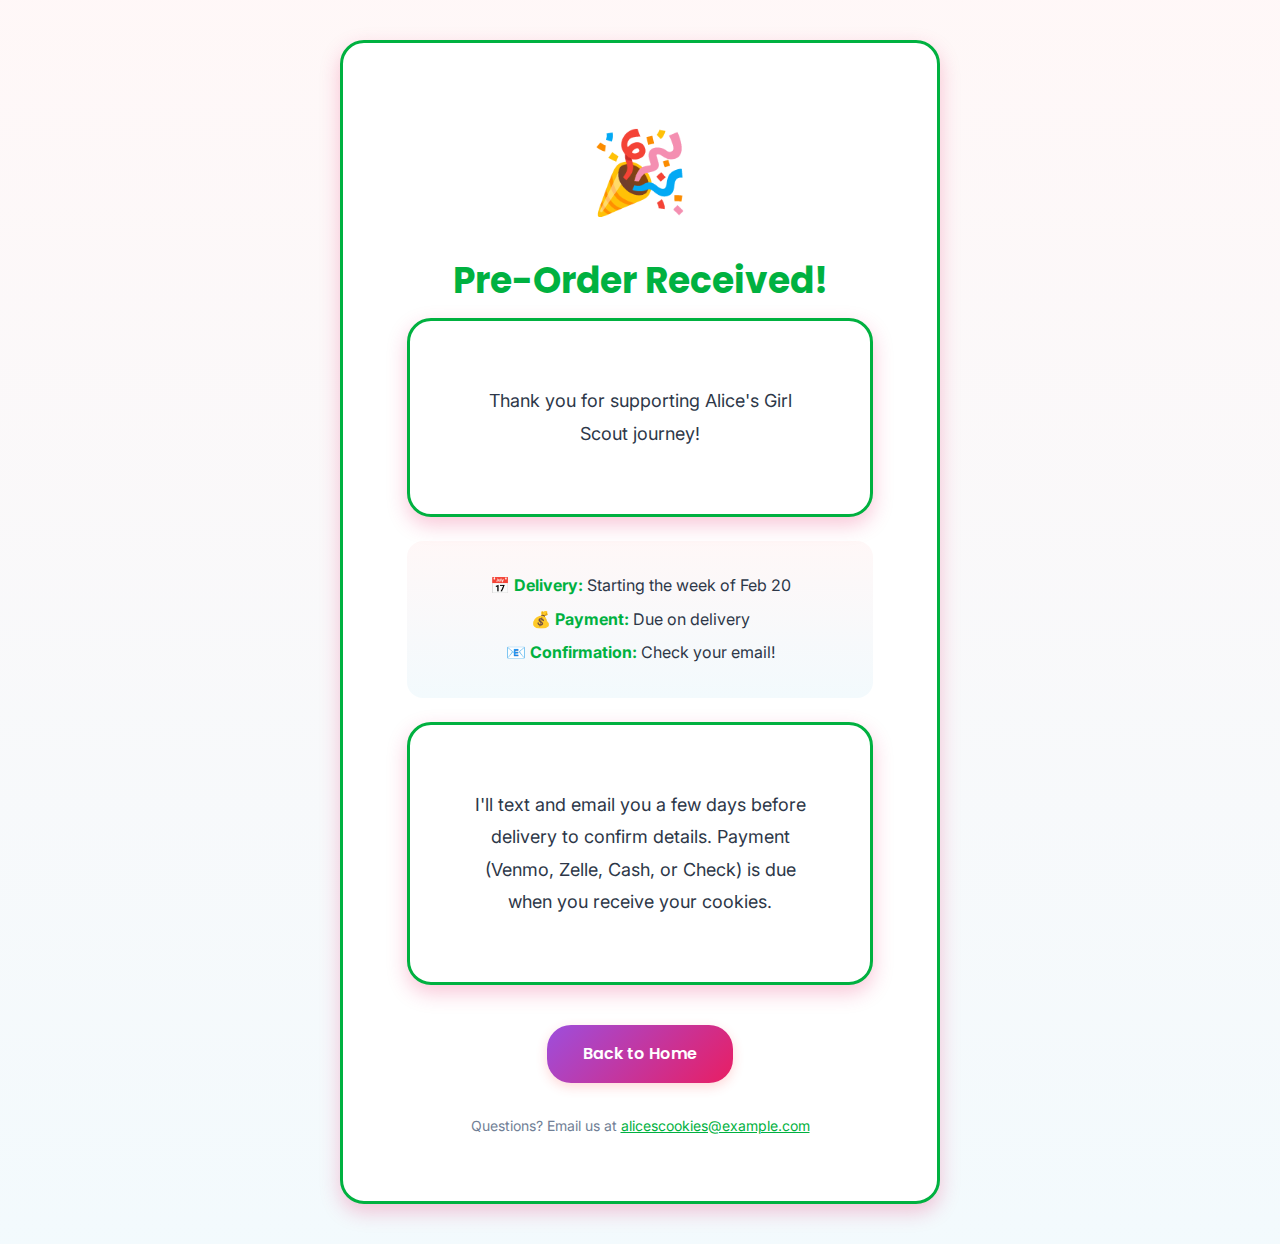
<file: success.html>
<!DOCTYPE html>
<html lang="en">
<head>
    <meta charset="UTF-8">
    <meta name="viewport" content="width=device-width, initial-scale=1.0">
    <title>Order Received! - Alice's Cookies</title>
    <link rel="stylesheet" href="css/style.css">
    <link rel="stylesheet" href="css/responsive.css">
    <link href="https://fonts.googleapis.com/css2?family=Poppins:wght@400;600;700&family=Inter:wght@400;500;600&display=swap" rel="stylesheet">
    <style>
        .success-page {
            min-height: 100vh;
            display: flex;
            align-items: center;
            justify-content: center;
            background: var(--gradient-subtle);
            padding: var(--spacing-lg);
        }
        .success-container {
            max-width: 600px;
            text-align: center;
            background: white;
            padding: var(--spacing-xl);
            border-radius: var(--radius-lg);
            box-shadow: var(--shadow-lg);
            border: 3px solid var(--color-green);
        }
        .success-icon {
            font-size: 80px;
            margin-bottom: var(--spacing-md);
            animation: bounce 1s ease infinite;
        }
        @keyframes bounce {
            0%, 100% { transform: translateY(0); }
            50% { transform: translateY(-10px); }
        }
        .success-title {
            font-size: 36px;
            color: var(--color-green);
            margin-bottom: var(--spacing-sm);
        }
        .success-message {
            font-size: 18px;
            color: var(--text-color);
            line-height: 1.8;
            margin-bottom: var(--spacing-md);
        }
        .success-details {
            background: var(--gradient-subtle);
            padding: var(--spacing-md);
            border-radius: var(--radius-md);
            margin: var(--spacing-md) 0;
        }
        .success-details p {
            margin: 8px 0;
            font-size: 16px;
        }
        .success-details strong {
            color: var(--primary-color);
        }
    </style>
</head>
<body>
    <div class="success-page">
        <div class="success-container">
            <div class="success-icon">🎉</div>
            <h1 class="success-title">Pre-Order Received!</h1>
            <p class="success-message">Thank you for supporting Alice's Girl Scout journey!</p>

            <div class="success-details">
                <p><strong>📅 Delivery:</strong> Starting the week of Feb 20</p>
                <p><strong>💰 Payment:</strong> Due on delivery</p>
                <p><strong>📧 Confirmation:</strong> Check your email!</p>
            </div>

            <p class="success-message">
                I'll text and email you a few days before delivery to confirm details.
                Payment (Venmo, Zelle, Cash, or Check) is due when you receive your cookies.
            </p>

            <div style="margin-top: var(--spacing-lg);">
                <a href="/" class="btn btn-primary">Back to Home</a>
            </div>

            <p style="margin-top: var(--spacing-md); font-size: 14px; color: var(--text-light);">
                Questions? Email us at <a href="mailto:alicescookies@example.com" style="color: var(--primary-color);">alicescookies@example.com</a>
            </p>
        </div>
    </div>
</body>
</html>
</file>
<file: css/style.css>
/* =================================
   CSS Variables
   ================================= */
:root {
    /* Vibrant Girl Scout Cookie Palette */
    --color-coral: #FFB5B5;
    --color-pink: #FF9B9B;
    --color-sky: #87CEEB;
    --color-green: #00B140;
    --color-purple: #9D4EDD;
    --color-red: #FF3B3B;
    --color-yellow: #FFD700;
    --color-magenta: #E91E63;
    --color-blue: #00A3E0;
    --color-tan: #D4B896;

    /* Primary Colors */
    --primary-color: #00B140;
    --primary-dark: #008F33;
    --accent-color: #9D4EDD;
    --accent-hover: #8B3BC9;
    --text-color: #2d3748;
    --text-light: #718096;
    --background: #ffffff;
    --background-light: #FFF9F5;
    --border-color: #FFE0E0;
    --success-color: #00B140;
    --error-color: #FF3B3B;

    /* Gradient Combinations */
    --gradient-primary: linear-gradient(135deg, var(--color-green) 0%, var(--color-sky) 100%);
    --gradient-accent: linear-gradient(135deg, var(--color-purple) 0%, var(--color-magenta) 100%);
    --gradient-full: linear-gradient(135deg, var(--color-coral) 0%, var(--color-pink) 25%, var(--color-purple) 50%, var(--color-sky) 75%, var(--color-green) 100%);
    --gradient-subtle: linear-gradient(180deg, rgba(255, 181, 181, 0.1) 0%, rgba(135, 206, 235, 0.1) 100%);

    /* Spacing */
    --spacing-xs: 8px;
    --spacing-sm: 16px;
    --spacing-md: 24px;
    --spacing-lg: 40px;
    --spacing-xl: 64px;

    /* Typography */
    --font-heading: 'Poppins', sans-serif;
    --font-body: 'Inter', sans-serif;

    /* Shadows - vibrant and playful */
    --shadow-sm: 0 2px 8px rgba(157, 77, 221, 0.15);
    --shadow-md: 0 4px 12px rgba(255, 59, 59, 0.2);
    --shadow-lg: 0 8px 20px rgba(233, 30, 99, 0.25);

    /* Border Radius - more rounded for fun & playful */
    --radius-sm: 12px;
    --radius-md: 16px;
    --radius-lg: 24px;
    --radius-xl: 32px;

    /* Transitions */
    --transition: all 0.3s cubic-bezier(0.4, 0, 0.2, 1);
    --transition-bounce: all 0.4s cubic-bezier(0.68, -0.55, 0.265, 1.55);
}

/* =================================
   Reset & Base Styles
   ================================= */
* {
    margin: 0;
    padding: 0;
    box-sizing: border-box;
}

html {
    scroll-behavior: smooth;
}

body {
    font-family: var(--font-body);
    color: var(--text-color);
    line-height: 1.6;
    overflow-x: hidden;
}

.container {
    max-width: 1200px;
    margin: 0 auto;
    padding: 0 var(--spacing-md);
}

/* Typography */
h1, h2, h3, h4, h5, h6 {
    font-family: var(--font-heading);
    font-weight: 700;
    line-height: 1.2;
}

.section-title {
    font-size: 42px;
    margin-bottom: var(--spacing-sm);
    color: var(--primary-color);
    text-shadow: 2px 2px 0px rgba(255, 155, 155, 0.3);
}

.section-title.center {
    text-align: center;
}

.section-subtitle {
    font-size: 18px;
    color: var(--text-light);
    text-align: center;
    margin-bottom: var(--spacing-lg);
}

/* Buttons */
.btn {
    display: inline-block;
    padding: 16px 36px;
    font-size: 16px;
    font-weight: 600;
    text-decoration: none;
    border-radius: var(--radius-lg);
    transition: var(--transition-bounce);
    cursor: pointer;
    border: none;
    font-family: var(--font-heading);
    text-align: center;
    position: relative;
    overflow: hidden;
}

.btn-primary {
    background: var(--gradient-accent);
    color: white;
    box-shadow: var(--shadow-md);
}

.btn-primary:hover {
    transform: translateY(-3px) scale(1.02);
    box-shadow: var(--shadow-lg);
}

.btn-secondary {
    background: transparent;
    color: white;
    border: 2px solid white;
}

.btn-secondary:hover {
    background: white;
    color: var(--primary-color);
}

.btn-large {
    padding: 18px 48px;
    font-size: 18px;
    width: 100%;
    max-width: 400px;
}

/* =================================
   Navigation
   ================================= */
.nav {
    position: fixed;
    top: 0;
    left: 0;
    right: 0;
    background: rgba(255, 255, 255, 0.98);
    backdrop-filter: blur(10px);
    box-shadow: var(--shadow-sm);
    z-index: 1000;
    border-bottom: 3px solid transparent;
    border-image: linear-gradient(90deg, var(--color-coral), var(--color-purple), var(--color-sky), var(--color-green)) 1;
}

.nav .container {
    display: flex;
    justify-content: space-between;
    align-items: center;
    padding-top: var(--spacing-sm);
    padding-bottom: var(--spacing-sm);
}

.nav-brand {
    font-family: var(--font-heading);
    font-size: 24px;
    font-weight: 700;
    color: var(--primary-color);
}

.nav-menu {
    display: flex;
    list-style: none;
    gap: var(--spacing-md);
    align-items: center;
}

.nav-menu a {
    text-decoration: none;
    color: var(--text-color);
    font-weight: 500;
    transition: var(--transition);
}

.nav-menu a:hover {
    color: var(--primary-color);
}

.nav-cta {
    background: var(--gradient-accent);
    padding: 10px 24px;
    border-radius: var(--radius-md);
    color: white !important;
}

.nav-cta:hover {
    transform: translateY(-2px);
    box-shadow: var(--shadow-md);
}

.nav-toggle {
    display: none;
    flex-direction: column;
    gap: 4px;
    background: none;
    border: none;
    cursor: pointer;
}

.nav-toggle span {
    width: 25px;
    height: 3px;
    background: var(--color-magenta);
    transition: var(--transition);
}

/* =================================
   Hero Section
   ================================= */
.hero {
    position: relative;
    height: 100vh;
    min-height: 600px;
    display: flex;
    align-items: center;
    justify-content: center;
    overflow: hidden;
}

.hero-background {
    position: absolute;
    top: 0;
    left: 0;
    width: 100%;
    height: 100%;
    background: var(--gradient-full);
    background-image: url('../images/hero-background.jpg');
    background-size: 800px;
    background-position: center;
    background-repeat: repeat;
}

.hero-background video {
    width: 100%;
    height: 100%;
    object-fit: cover;
}

.hero-overlay {
    position: absolute;
    top: 0;
    left: 0;
    width: 100%;
    height: 100%;
    background: linear-gradient(135deg, rgba(0, 177, 64, 0.75), rgba(157, 77, 221, 0.75));
}

.hero-content {
    position: relative;
    z-index: 10;
    text-align: center;
    color: white;
    max-width: 800px;
    padding: var(--spacing-md);
}

.hero-title {
    font-size: 64px;
    margin-bottom: var(--spacing-sm);
    text-shadow:
        3px 3px 12px rgba(0, 0, 0, 0.8),
        0 0 20px rgba(0, 0, 0, 0.6),
        0 0 40px rgba(0, 0, 0, 0.4);
    letter-spacing: -1px;
    font-weight: 800;
}

.hero-subtitle {
    font-size: 28px;
    margin-bottom: var(--spacing-sm);
    opacity: 1;
    font-weight: 700;
    text-shadow:
        2px 2px 8px rgba(0, 0, 0, 0.8),
        0 0 15px rgba(0, 0, 0, 0.5);
}

.hero-delivery {
    font-size: 18px;
    margin-bottom: var(--spacing-lg);
    opacity: 1;
    font-weight: 600;
    background: rgba(0, 0, 0, 0.5);
    backdrop-filter: blur(10px);
    padding: 12px 24px;
    border-radius: var(--radius-md);
    display: inline-block;
    border: 2px solid rgba(255, 255, 255, 0.3);
    text-shadow: 1px 1px 4px rgba(0, 0, 0, 0.8);
}

.progress-container {
    background: rgba(0, 0, 0, 0.4);
    backdrop-filter: blur(20px);
    padding: var(--spacing-md);
    border-radius: var(--radius-lg);
    margin-bottom: var(--spacing-lg);
    border: 3px solid rgba(255, 255, 255, 0.4);
    box-shadow: 0 8px 32px rgba(0, 0, 0, 0.5);
}

.progress-text {
    font-size: 20px;
    font-weight: 700;
    margin-bottom: var(--spacing-sm);
    text-shadow: 1px 1px 4px rgba(0, 0, 0, 0.8);
}

.progress-bar {
    width: 100%;
    height: 40px;
    background: rgba(255, 255, 255, 0.25);
    border-radius: var(--radius-lg);
    overflow: hidden;
    margin: var(--spacing-sm) 0;
}

.progress-fill {
    height: 100%;
    background: linear-gradient(90deg, var(--color-purple), var(--color-magenta), var(--color-red));
    border-radius: var(--radius-lg);
    transition: width 2s cubic-bezier(0.4, 0, 0.2, 1);
    width: 0;
    box-shadow: 0 0 20px rgba(233, 30, 99, 0.6);
}

.progress-percentage {
    font-size: 24px;
    font-weight: 800;
    margin-top: var(--spacing-sm);
    text-shadow: 1px 1px 4px rgba(0, 0, 0, 0.8);
}

.cta-buttons {
    display: flex;
    gap: var(--spacing-sm);
    justify-content: center;
    flex-wrap: wrap;
}

/* Animations */
.fade-in {
    animation: fadeIn 1s ease-out forwards;
    opacity: 0;
}

.delay-1 { animation-delay: 0.3s; }
.delay-2 { animation-delay: 0.6s; }
.delay-3 { animation-delay: 0.9s; }

@keyframes fadeIn {
    from {
        opacity: 0;
        transform: translateY(20px);
    }
    to {
        opacity: 1;
        transform: translateY(0);
    }
}

/* =================================
   Story Section
   ================================= */
.story {
    padding: var(--spacing-xl) 0;
    background: var(--gradient-subtle);
    position: relative;
}

.story::before {
    content: '';
    position: absolute;
    top: 0;
    left: 0;
    right: 0;
    bottom: 0;
    background-image: url('../images/hero-background.jpg');
    background-size: 400px;
    background-repeat: repeat;
    opacity: 0.05;
    pointer-events: none;
}

/* Video and Image Grid */
.story-media-grid {
    display: grid;
    grid-template-columns: 1.5fr 1fr;
    gap: var(--spacing-lg);
    margin-bottom: var(--spacing-xl);
}

/* Video Styles */
.story-video {
    position: relative;
}

.video-wrapper {
    position: relative;
    border-radius: var(--radius-lg);
    overflow: hidden;
    background: linear-gradient(135deg, var(--color-purple), var(--color-pink));
    box-shadow: var(--shadow-lg);
}

.meet-me-video {
    width: 100%;
    height: auto;
    display: block;
    border-radius: var(--radius-lg);
}

.video-placeholder {
    padding: var(--spacing-xl) var(--spacing-lg);
    text-align: center;
    color: white;
    min-height: 300px;
    display: flex;
    flex-direction: column;
    align-items: center;
    justify-content: center;
}

.video-placeholder .video-icon {
    font-size: 64px;
    margin-bottom: var(--spacing-md);
    opacity: 0.9;
}

.video-placeholder p {
    font-size: 20px;
    font-weight: 600;
    margin-bottom: var(--spacing-sm);
}

.video-placeholder small {
    font-size: 14px;
    opacity: 0.8;
}

.video-placeholder code {
    background: rgba(255, 255, 255, 0.2);
    padding: 4px 8px;
    border-radius: 4px;
    font-family: 'Monaco', 'Courier New', monospace;
}

/* Image Styles */
.story-image {
    position: relative;
    display: flex;
    align-items: center;
    justify-content: center;
}

.profile-img {
    width: 100%;
    max-width: 400px;
    height: auto;
    border-radius: var(--radius-xl);
    box-shadow: var(--shadow-lg);
    border: 4px solid white;
}

.image-badge {
    position: absolute;
    bottom: -10px;
    left: 50%;
    transform: translateX(-50%);
    background: var(--gradient-accent);
    color: white;
    padding: 8px 20px;
    border-radius: var(--radius-lg);
    box-shadow: var(--shadow-md);
    display: flex;
    align-items: center;
    gap: 8px;
    font-weight: 600;
    white-space: nowrap;
}

.badge-icon {
    font-size: 20px;
}

.badge-text {
    font-size: 14px;
}

/* Story Content */
.story-content {
    max-width: 100%;
}

.story-text {
    margin-bottom: var(--spacing-lg);
}

.story-text p {
    margin-bottom: var(--spacing-sm);
    font-size: 18px;
    line-height: 1.8;
}

.story-highlights {
    display: grid;
    grid-template-columns: repeat(auto-fit, minmax(200px, 1fr));
    gap: var(--spacing-md);
}

.highlight {
    background: white;
    padding: var(--spacing-md);
    border-radius: var(--radius-md);
    display: flex;
    align-items: center;
    gap: var(--spacing-sm);
    box-shadow: var(--shadow-sm);
    transition: var(--transition);
    border: 2px solid transparent;
}

.highlight:hover {
    border-color: var(--color-purple);
    transform: translateY(-2px);
    box-shadow: var(--shadow-md);
}

.highlight-icon {
    font-size: 32px;
}

.highlight-label {
    font-size: 14px;
    color: var(--text-light);
    margin-bottom: 4px;
}

.highlight-value {
    font-size: 16px;
    font-weight: 600;
    color: var(--primary-color);
}

/* =================================
   Cookie Showcase
   ================================= */
.cookies {
    padding: var(--spacing-xl) 0;
    background: var(--background-light);
    position: relative;
    overflow: hidden;
}

/* Playful blob decorations */
.cookies::before {
    content: '';
    position: absolute;
    top: -100px;
    left: -100px;
    width: 300px;
    height: 300px;
    background: radial-gradient(circle, var(--color-coral) 0%, transparent 70%);
    border-radius: 40% 60% 70% 30% / 40% 50% 60% 50%;
    opacity: 0.15;
    animation: float 20s infinite ease-in-out;
}

.cookies::after {
    content: '';
    position: absolute;
    bottom: -150px;
    right: -150px;
    width: 400px;
    height: 400px;
    background: radial-gradient(circle, var(--color-purple) 0%, transparent 70%);
    border-radius: 60% 40% 30% 70% / 60% 30% 70% 40%;
    opacity: 0.12;
    animation: float 25s infinite ease-in-out reverse;
}

@keyframes float {
    0%, 100% { transform: translate(0, 0) rotate(0deg); }
    33% { transform: translate(30px, -30px) rotate(120deg); }
    66% { transform: translate(-20px, 20px) rotate(240deg); }
}

.cookie-grid {
    display: grid;
    grid-template-columns: repeat(auto-fit, minmax(280px, 1fr));
    gap: var(--spacing-md);
    margin-top: var(--spacing-lg);
}

.cookie-card {
    perspective: 1000px;
    height: 380px;
    cursor: pointer;
}

.cookie-card-inner {
    position: relative;
    width: 100%;
    height: 100%;
    transition: transform 0.6s;
    transform-style: preserve-3d;
}

.cookie-card:hover .cookie-card-inner,
.cookie-card.flipped .cookie-card-inner {
    transform: rotateY(180deg);
}

.cookie-card-front,
.cookie-card-back {
    position: absolute;
    width: 100%;
    height: 100%;
    backface-visibility: hidden;
    border-radius: var(--radius-lg);
    overflow: hidden;
    box-shadow: var(--shadow-md);
    transition: var(--transition);
}

.cookie-card-front {
    background: white;
}

.cookie-card:hover .cookie-card-front {
    box-shadow: var(--shadow-lg);
}

.cookie-card-back {
    background: var(--gradient-accent);
    background-image: url('../images/hero-background.jpg');
    background-size: 200px;
    background-blend-mode: overlay;
    color: white;
    transform: rotateY(180deg);
    padding: var(--spacing-lg);
    display: flex;
    flex-direction: column;
    justify-content: center;
    position: relative;
}

.cookie-card-back::before {
    content: '';
    position: absolute;
    top: 0;
    left: 0;
    right: 0;
    bottom: 0;
    background: linear-gradient(135deg, rgba(157, 77, 221, 0.9), rgba(233, 30, 99, 0.9));
    border-radius: var(--radius-lg);
}

.cookie-img {
    width: 100%;
    height: 280px;
    object-fit: cover;
}

.cookie-info {
    padding: var(--spacing-md);
    background: white;
}

.cookie-name {
    font-size: 20px;
    margin-bottom: 8px;
    color: var(--primary-color);
}

.cookie-price {
    font-size: 18px;
    font-weight: 600;
    color: var(--accent-color);
}

.cookie-card-back h3,
.cookie-description {
    position: relative;
    z-index: 1;
}

.cookie-description {
    font-size: 16px;
    line-height: 1.6;
    margin-top: var(--spacing-sm);
}

.cookie-badge {
    display: inline-block;
    background: var(--gradient-primary);
    color: white;
    padding: 6px 14px;
    border-radius: var(--radius-md);
    font-size: 13px;
    font-weight: 600;
    margin-top: var(--spacing-sm);
    box-shadow: var(--shadow-sm);
    position: relative;
    z-index: 1;
}

/* =================================
   Order Section
   ================================= */
.order {
    padding: var(--spacing-xl) 0;
    background: var(--background);
    position: relative;
    overflow: hidden;
}

.order::before {
    content: '';
    position: absolute;
    top: 50%;
    left: -50px;
    width: 200px;
    height: 200px;
    background: radial-gradient(circle, var(--color-sky) 0%, transparent 70%);
    border-radius: 30% 70% 70% 30% / 30% 30% 70% 70%;
    opacity: 0.1;
    animation: float 18s infinite ease-in-out;
}

.order::after {
    content: '';
    position: absolute;
    top: 20%;
    right: -80px;
    width: 250px;
    height: 250px;
    background: radial-gradient(circle, var(--color-yellow) 0%, transparent 70%);
    border-radius: 70% 30% 30% 70% / 60% 40% 60% 40%;
    opacity: 0.08;
    animation: float 22s infinite ease-in-out reverse;
}

.order-header {
    margin-bottom: var(--spacing-lg);
}

.pre-order-notice {
    background: linear-gradient(135deg, var(--color-coral), var(--color-pink));
    color: white;
    padding: var(--spacing-md);
    border-radius: var(--radius-lg);
    margin: var(--spacing-md) auto;
    max-width: 600px;
    font-size: 16px;
    line-height: 1.8;
    box-shadow: var(--shadow-md);
    border: 2px solid white;
}

.order-form {
    max-width: 800px;
    margin: 0 auto;
    background: white;
    padding: var(--spacing-lg);
    border-radius: var(--radius-lg);
    box-shadow: var(--shadow-md);
    border: 3px solid var(--color-coral);
}

.form-section {
    margin-bottom: var(--spacing-lg);
    padding-bottom: var(--spacing-lg);
    border-bottom: 1px solid var(--border-color);
}

.form-section:last-child {
    border-bottom: none;
    margin-bottom: 0;
}

.form-section-title {
    font-size: 24px;
    margin-bottom: var(--spacing-md);
    color: var(--primary-color);
}

.radio-group {
    display: flex;
    flex-direction: column;
    gap: var(--spacing-sm);
}

.radio-option {
    display: flex;
    align-items: center;
    padding: var(--spacing-sm);
    border: 2px solid var(--border-color);
    border-radius: 8px;
    cursor: pointer;
    transition: var(--transition);
}

.radio-option:hover {
    border-color: var(--primary-color);
    background: var(--background-light);
}

.radio-option input[type="radio"] {
    margin-right: var(--spacing-sm);
    width: 20px;
    height: 20px;
    cursor: pointer;
}

.radio-label {
    display: flex;
    flex-direction: column;
}

.radio-label strong {
    font-size: 16px;
    margin-bottom: 4px;
}

.radio-label small {
    font-size: 14px;
    color: var(--text-light);
}

.form-row {
    display: grid;
    grid-template-columns: repeat(auto-fit, minmax(250px, 1fr));
    gap: var(--spacing-md);
}

.form-group {
    margin-bottom: var(--spacing-md);
}

.form-group label {
    display: block;
    font-weight: 600;
    margin-bottom: 8px;
    color: var(--text-color);
}

.form-group input,
.form-group textarea {
    width: 100%;
    padding: 12px 16px;
    font-size: 16px;
    font-family: var(--font-body);
    border: 2px solid var(--border-color);
    border-radius: var(--radius-sm);
    transition: var(--transition);
}

.form-group input:focus,
.form-group textarea:focus {
    outline: none;
    border-color: var(--color-purple);
    box-shadow: 0 0 0 3px rgba(157, 77, 221, 0.1);
}

.address-fields {
    margin-top: var(--spacing-md);
}

/* Cookie Selector */
.cookie-selector {
    background: var(--gradient-subtle);
    padding: var(--spacing-md);
    border-radius: var(--radius-lg);
    border: 2px solid var(--color-sky);
}

.selector-row {
    display: grid;
    grid-template-columns: 1fr auto auto;
    gap: var(--spacing-md);
    align-items: center;
    padding: var(--spacing-sm);
    margin-bottom: var(--spacing-sm);
    background: white;
    border-radius: var(--radius-sm);
    transition: var(--transition);
}

.selector-row:hover {
    transform: translateX(4px);
    box-shadow: var(--shadow-sm);
}

.selector-row:last-child {
    margin-bottom: 0;
}

.selector-name {
    font-weight: 500;
}

.quantity-control {
    display: flex;
    align-items: center;
    gap: 8px;
}

.qty-btn {
    width: 36px;
    height: 36px;
    border: 2px solid var(--color-purple);
    background: white;
    color: var(--color-purple);
    font-size: 20px;
    font-weight: 700;
    border-radius: var(--radius-sm);
    cursor: pointer;
    transition: var(--transition-bounce);
}

.qty-btn:hover {
    background: var(--gradient-accent);
    color: white;
    border-color: transparent;
    transform: scale(1.1);
}

.qty-btn:active {
    transform: scale(0.95);
}

.qty-input {
    width: 50px;
    text-align: center;
    font-size: 18px;
    font-weight: 600;
    border: none;
    background: transparent;
}

.selector-price {
    font-size: 18px;
    font-weight: 600;
    color: var(--primary-color);
    min-width: 60px;
    text-align: right;
}

.order-total {
    display: grid;
    grid-template-columns: 1fr auto auto;
    gap: var(--spacing-md);
    align-items: center;
    margin-top: var(--spacing-md);
    padding: var(--spacing-md);
    background: white;
    border-radius: 8px;
    font-size: 20px;
    font-weight: 700;
}

.total-label {
    color: var(--text-color);
}

.total-boxes {
    color: var(--text-light);
}

.total-amount {
    color: var(--primary-color);
    font-size: 24px;
}

.form-submit {
    display: flex;
    justify-content: center;
    margin-top: var(--spacing-lg);
}

/* Success Message */
.success-message {
    max-width: 600px;
    margin: 0 auto;
    text-align: center;
    padding: var(--spacing-xl);
    background: white;
    border-radius: var(--radius-lg);
    box-shadow: var(--shadow-lg);
    border: 3px solid var(--color-green);
}

.success-icon {
    font-size: 64px;
    margin-bottom: var(--spacing-md);
}

.success-message h3 {
    font-size: 32px;
    color: var(--success-color);
    margin-bottom: var(--spacing-sm);
}

.success-text {
    font-size: 18px;
    margin-bottom: var(--spacing-sm);
}

.success-message p {
    font-size: 16px;
    color: var(--text-light);
    margin-bottom: var(--spacing-sm);
}

.success-message span {
    color: var(--primary-color);
    font-weight: 600;
}

/* =================================
   FAQ Section
   ================================= */
.faq {
    padding: var(--spacing-xl) 0;
    background: var(--background-light);
    position: relative;
    overflow: hidden;
}

.faq::before {
    content: '';
    position: absolute;
    top: 10%;
    left: 10%;
    width: 150px;
    height: 150px;
    background: radial-gradient(circle, var(--color-green) 0%, transparent 70%);
    border-radius: 50% 50% 30% 70% / 50% 70% 30% 50%;
    opacity: 0.1;
    animation: float 15s infinite ease-in-out;
}

.faq::after {
    content: '';
    position: absolute;
    bottom: 15%;
    right: 15%;
    width: 180px;
    height: 180px;
    background: radial-gradient(circle, var(--color-red) 0%, transparent 70%);
    border-radius: 70% 30% 50% 50% / 30% 70% 50% 50%;
    opacity: 0.08;
    animation: float 20s infinite ease-in-out reverse;
}

.faq-list {
    max-width: 800px;
    margin: 0 auto;
    margin-top: var(--spacing-lg);
}

.faq-item {
    background: white;
    border-radius: var(--radius-md);
    margin-bottom: var(--spacing-sm);
    box-shadow: var(--shadow-sm);
    overflow: hidden;
    border: 2px solid transparent;
    transition: var(--transition);
}

.faq-item:hover {
    border-color: var(--color-pink);
}

.faq-question {
    width: 100%;
    display: flex;
    justify-content: space-between;
    align-items: center;
    padding: var(--spacing-md);
    background: white;
    border: none;
    text-align: left;
    font-size: 18px;
    font-weight: 600;
    color: var(--text-color);
    cursor: pointer;
    transition: var(--transition);
}

.faq-question:hover {
    background: var(--gradient-subtle);
}

.faq-icon {
    font-size: 24px;
    color: var(--color-magenta);
    transition: var(--transition-bounce);
}

.faq-item.active .faq-icon {
    transform: rotate(45deg);
}

.faq-answer {
    max-height: 0;
    overflow: hidden;
    transition: max-height 0.3s ease;
}

.faq-item.active .faq-answer {
    max-height: 500px;
}

.faq-answer p {
    padding: 0 var(--spacing-md) var(--spacing-md);
    color: var(--text-light);
    line-height: 1.8;
}

/* =================================
   Footer
   ================================= */
.footer {
    padding: var(--spacing-xl) 0 var(--spacing-md);
    background: var(--gradient-full);
    background-image: url('../images/hero-background.jpg');
    background-size: 600px;
    background-repeat: repeat;
    background-blend-mode: overlay;
    color: white;
    position: relative;
}

.footer::before {
    content: '';
    position: absolute;
    top: 0;
    left: 0;
    right: 0;
    bottom: 0;
    background: linear-gradient(135deg, rgba(0, 177, 64, 0.85), rgba(157, 77, 221, 0.85));
    pointer-events: none;
}

.footer-content {
    text-align: center;
    position: relative;
    z-index: 1;
}

.footer-main {
    margin-bottom: var(--spacing-lg);
}

.footer-img {
    width: 120px;
    height: 120px;
    border-radius: 50%;
    object-fit: cover;
    margin-bottom: var(--spacing-md);
    border: 4px solid white;
}

.footer-title {
    font-size: 28px;
    margin-bottom: var(--spacing-sm);
}

.footer-text {
    font-size: 16px;
    opacity: 0.9;
    margin-bottom: var(--spacing-md);
    max-width: 600px;
    margin-left: auto;
    margin-right: auto;
}

.footer-cta {
    display: flex;
    gap: var(--spacing-sm);
    justify-content: center;
    flex-wrap: wrap;
    margin-top: var(--spacing-md);
}

.footer-info {
    margin-bottom: var(--spacing-md);
}

.footer-info h4 {
    margin-bottom: var(--spacing-sm);
}

.footer-info a {
    color: var(--accent-color);
    text-decoration: none;
}

.footer-info a:hover {
    text-decoration: underline;
}

.footer-bottom {
    padding-top: var(--spacing-md);
    border-top: 1px solid rgba(255, 255, 255, 0.2);
    font-size: 14px;
    opacity: 0.8;
}

.footer-bottom p {
    margin-bottom: 4px;
}
</file>
<file: css/responsive.css>
/* =================================
   Responsive Styles
   Mobile-First Approach
   ================================= */

/* Tablet: 768px and below */
@media (max-width: 768px) {
    /* Navigation */
    .nav-menu {
        display: none;
        position: absolute;
        top: 100%;
        left: 0;
        right: 0;
        background: white;
        flex-direction: column;
        padding: var(--spacing-md);
        box-shadow: var(--shadow-md);
    }

    .nav-menu.active {
        display: flex;
    }

    .nav-toggle {
        display: flex;
    }

    /* Hero */
    .hero-title {
        font-size: 42px;
    }

    .hero-subtitle {
        font-size: 20px;
    }

    .progress-text {
        font-size: 18px;
    }

    .progress-percentage {
        font-size: 20px;
    }

    .cta-buttons {
        flex-direction: column;
        width: 100%;
    }

    .cta-buttons .btn {
        width: 100%;
    }

    /* Story */
    .story-media-grid {
        grid-template-columns: 1fr;
        gap: var(--spacing-md);
    }

    .profile-img {
        max-width: 300px;
    }

    .image-badge {
        font-size: 13px;
        padding: 6px 16px;
    }

    .section-title {
        font-size: 32px;
    }

    /* Cookies */
    .cookie-grid {
        grid-template-columns: repeat(auto-fit, minmax(250px, 1fr));
        gap: var(--spacing-sm);
    }

    /* Order Form */
    .form-row {
        grid-template-columns: 1fr;
    }

    .selector-row {
        grid-template-columns: 1fr auto auto;
        gap: var(--spacing-sm);
    }

    .order-total {
        grid-template-columns: 1fr;
        text-align: center;
    }

    .total-label,
    .total-boxes {
        display: none;
    }

    .total-amount {
        font-size: 28px;
    }

    /* Footer */
    .footer-cta {
        flex-direction: column;
    }

    .footer-cta .btn {
        width: 100%;
    }
}

/* Mobile: 480px and below */
@media (max-width: 480px) {
    :root {
        --spacing-lg: 32px;
        --spacing-xl: 48px;
    }

    /* Navigation */
    .nav-brand {
        font-size: 20px;
    }

    /* Hero */
    .hero {
        min-height: 500px;
    }

    .hero-title {
        font-size: 32px;
    }

    .hero-subtitle {
        font-size: 18px;
    }

    .progress-container {
        padding: var(--spacing-sm);
    }

    .progress-bar {
        height: 30px;
    }

    .progress-text {
        font-size: 16px;
    }

    .progress-percentage {
        font-size: 18px;
    }

    .btn {
        padding: 12px 24px;
        font-size: 15px;
    }

    /* Story */
    .story {
        padding: var(--spacing-lg) 0;
    }

    .section-title {
        font-size: 28px;
    }

    .story-text p {
        font-size: 16px;
    }

    .story-highlights {
        grid-template-columns: 1fr;
    }

    /* Cookies */
    .cookie-grid {
        grid-template-columns: 1fr;
    }

    .cookie-card {
        max-width: 400px;
        margin: 0 auto;
    }

    /* Order Form */
    .order-form {
        padding: var(--spacing-md);
    }

    .form-section-title {
        font-size: 20px;
    }

    .radio-option {
        padding: var(--spacing-sm);
    }

    .selector-row {
        padding: var(--spacing-xs);
        gap: var(--spacing-xs);
    }

    .selector-name {
        font-size: 14px;
    }

    .qty-btn {
        width: 32px;
        height: 32px;
        font-size: 18px;
    }

    .qty-input {
        width: 40px;
        font-size: 16px;
    }

    .selector-price {
        font-size: 16px;
        min-width: 50px;
    }

    .order-total {
        padding: var(--spacing-sm);
        font-size: 18px;
    }

    .total-amount {
        font-size: 24px;
    }

    .btn-large {
        padding: 16px 32px;
        font-size: 16px;
    }

    /* FAQ */
    .faq-question {
        font-size: 16px;
        padding: var(--spacing-sm);
    }

    .faq-answer p {
        font-size: 14px;
    }

    /* Footer */
    .footer-img {
        width: 100px;
        height: 100px;
    }

    .footer-title {
        font-size: 24px;
    }

    .footer-text {
        font-size: 14px;
    }
}

/* Large screens: 1400px and above */
@media (min-width: 1400px) {
    .container {
        max-width: 1400px;
    }

    .hero-title {
        font-size: 72px;
    }

    .hero-subtitle {
        font-size: 32px;
    }

    .section-title {
        font-size: 48px;
    }
}

/* Print styles */
@media print {
    .nav,
    .hero,
    .order,
    .footer {
        display: none;
    }

    .story,
    .cookies,
    .faq {
        page-break-inside: avoid;
    }
}

/* Accessibility: Reduce motion for users who prefer it */
@media (prefers-reduced-motion: reduce) {
    *,
    *::before,
    *::after {
        animation-duration: 0.01ms !important;
        animation-iteration-count: 1 !important;
        transition-duration: 0.01ms !important;
    }

    .fade-in {
        animation: none;
        opacity: 1;
    }

    .progress-fill {
        transition: none;
    }

    .cookie-card-inner {
        transition: none;
    }
}
</file>
